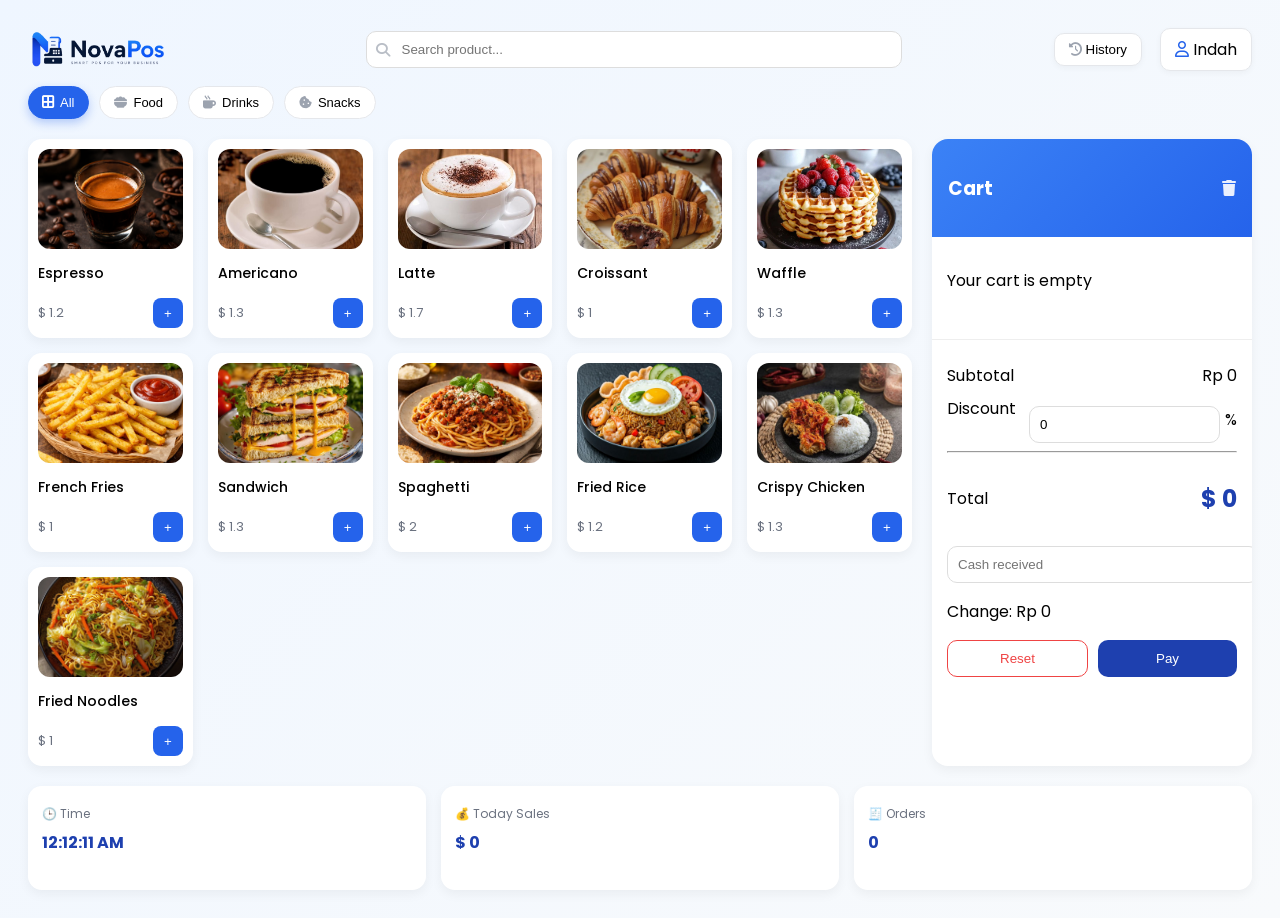
<file: index.html>
<!DOCTYPE html>
<html lang="en">
<head>
  <meta charset="UTF-8">
  <meta name="viewport" content="width=device-width, initial-scale=1.0">
  <link href="https://fonts.googleapis.com/css2?family=Poppins:wght@400;500;600&display=swap" rel="stylesheet">
  <link rel="stylesheet" href="https://cdnjs.cloudflare.com/ajax/libs/font-awesome/6.5.0/css/all.min.css">
  <link rel="stylesheet" href="/css/style.css">
  <title>NovaPos</title>
</head>

<body class="pos-page">

  <div class="pos-wrapper">

    <div class="topbar">
      <div class="logo">
        <img src="assets/logo1.png" alt="NovaPos Logo">
      </div>

      <div class="search-box">
        <i class="fa-solid fa-magnifying-glass"></i>
        <input type="text" placeholder="Search product...">
      </div>

      <div class="top-actions">
        <button class="history-btn">
          <i class="fa-solid fa-clock-rotate-left"></i> History
        </button>

        <div class="user-dropdown">
          <div class="user" onclick="toggleDropdown()">
            <i class="fa-regular fa-user"></i> Indah
          </div>

          <div class="dropdown-menu" id="dropdownMenu">
            <button onclick="logout()">Logout</button>
          </div>
        </div>
      </div>

      <button class="cart-toggle" onclick="toggleCart()">
        <i class="fa-solid fa-cart-shopping"></i>
      </button>
    </div>

    <div class="filter">
      <button class="active" onclick="filterProduct(event,'all')">
        <i class="fa-solid fa-border-all"></i> All
      </button>

      <button onclick="filterProduct(event, 'makanan')">
        <i class="fa-solid fa-bowl-food"></i> Food
      </button>

      <button onclick="filterProduct(event, 'minuman')">
        <i class="fa-solid fa-mug-hot"></i> Drinks
      </button>

      <button onclick="filterProduct(event, 'snack')">
        <i class="fa-solid fa-cookie-bite"></i> Snacks
      </button>
    </div>

    <div class="container">
      <div class="products">
        <div class="product-list" id="productList"></div>
      </div>

      <div class="cart">

        <div class="cart-header">
          <h3>Cart</h3>
          <i class="fa-solid fa-trash"></i>
        </div>

        <div id="cartItems"></div>
        <div class="summary">

          <div class="row">
            <span>Subtotal</span>
            <span id="subtotal">Rp 0</span>
          </div>

          <div class="row">
            <span>Discount</span>
            <div class="diskon-box">
              <input type="number" id="diskon" value="0">
              <span>%</span>
            </div>
          </div>

          <hr>

          <div class="total">
            <span>Total</span>
            <h2 id="total">Rp 0</h2>
          </div>

          <input type="number" id="pay" placeholder="Cash received">

          <p>Change: <span id="change">Rp 0</span></p>

          <div class="actions">
            <button onclick="resetCart()" class="reset">
              Reset
            </button>

            <button onclick="checkout()" class="pay">
              Pay
            </button>
          </div>

        </div>

      </div>

    </div>

    <div class="pos-footer">
      <div class="footer-item">
        <span>🕒 Time</span>
        <h4 id="liveClock">00:00:00</h4>
      </div>

      <div class="footer-item">
        <span>💰 Today Sales</span>
        <h4 id="todaySales">Rp 0</h4>
      </div>

      <div class="footer-item">
        <span>🧾 Orders</span>
        <h4 id="totalOrders">0</h4>
      </div>
    </div>

  </div>
  <script src="/js/script.js"></script>
</body>

<div id="receiptModal" class="pos-page receipt-modal">
  <div class="receipt-box">

    <div class="receipt-header">
      <h2>NovaPos</h2>
      <span id="receiptDate"></span>
      <p id="receiptCashier"></p>
    </div>

    <div class="receipt-items" id="receiptItems"></div>

    <div class="receipt-summary">
      <div>
        <span>Total</span>
        <b id="receiptTotal"></b>
      </div>
      <div>
        <span>Cash</span>
        <b id="receiptPay"></b>
      </div>
      <div>
        <span>Change</span>
        <b id="receiptChange"></b>
      </div>
    </div>

    <div class="receipt-actions">
      <button class="print-btn" onclick="printReceipt()">
        <i class="fa-solid fa-print"></i> Print
      </button>
      <button class="close-btn" onclick="closeReceipt()">
        Close
      </button>
    </div>

  </div>
</div>

</html>
</file>
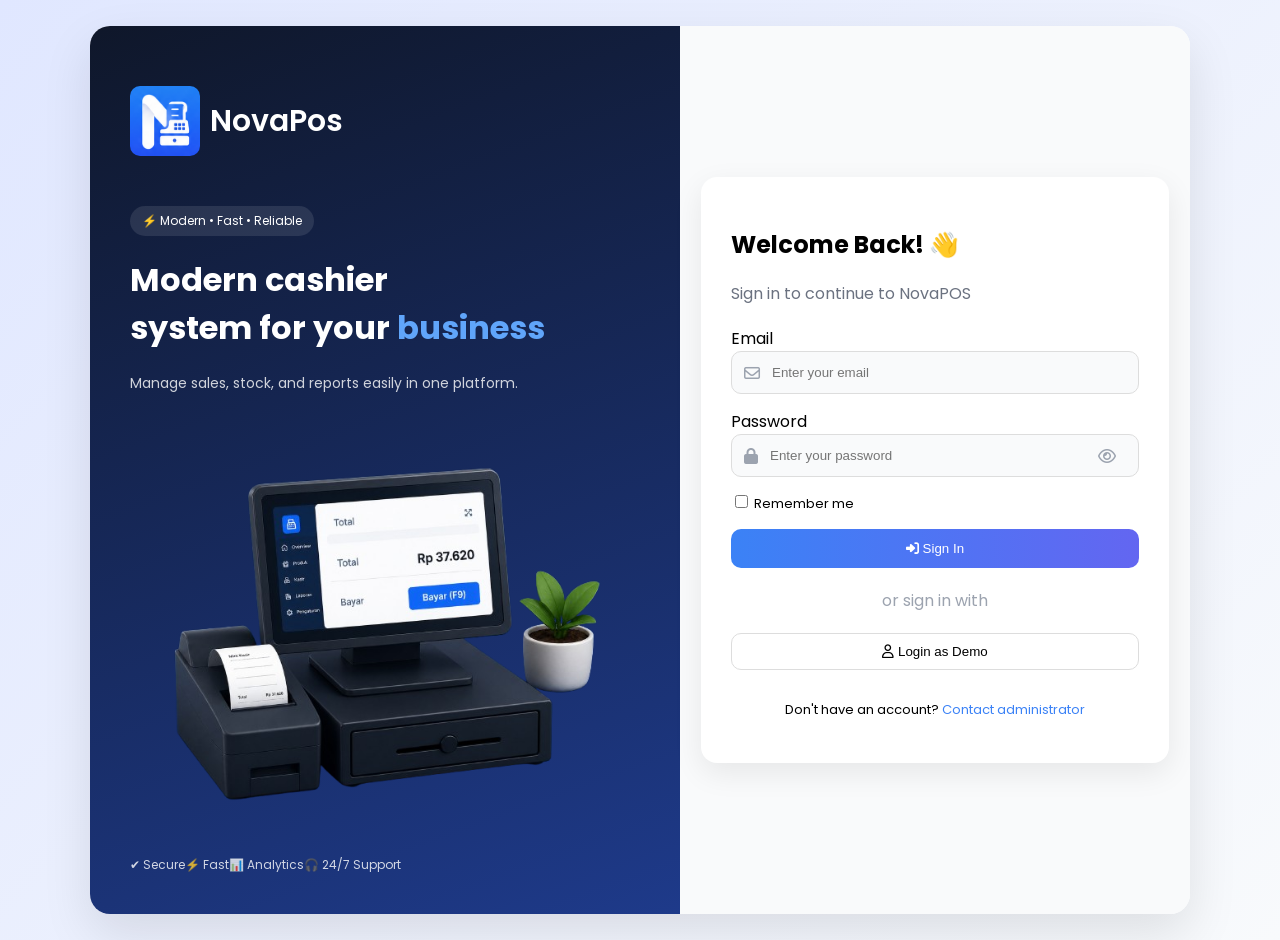
<file: login.html>
<!DOCTYPE html>
<html lang="en">
<head>
  <meta charset="UTF-8">
  <meta name="viewport" content="width=device-width, initial-scale=1.0">

  <!-- FONT -->
  <link href="https://fonts.googleapis.com/css2?family=Poppins:wght@400;500;600&display=swap" rel="stylesheet">

  <!-- ICON -->
  <link rel="stylesheet" href="https://cdnjs.cloudflare.com/ajax/libs/font-awesome/6.5.0/css/all.min.css">

  <link rel="stylesheet" href="/css/style.css">
  <title>Login - NovaPOS</title>
</head>

<body class="login-page">

  <div class="auth-wrapper">

    <div class="auth-container">

      <!-- LEFT -->
      <div class="auth-left">
        <div>
          <div class="brand">
            <img src="/assets/logo_pos.png" alt="Logo NovaPOS" class="logo">
            <h2>NovaPos</h2>
          </div>

          <span class="badge">⚡ Modern • Fast • Reliable</span>

          <h1>
            Modern cashier<br>
            system for your <span>business</span>
          </h1>

          <p class="desc">
            Manage sales, stock, and reports easily in one platform.
          </p>
        </div>

        <img src="/assets/kasir1.png" alt="POS System">

        <div class="features">
          <div>✔ Secure</div>
          <div>⚡ Fast</div>
          <div>📊 Analytics</div>
          <div>🎧 24/7 Support</div>
        </div>
      </div>

      <!-- RIGHT -->
      <div class="auth-right">

        <div class="form-card">

          <h2>Welcome Back! 👋</h2>
          <p class="sub">Sign in to continue to NovaPOS</p>

          <form id="loginForm">

            <label>Email</label>
            <div class="input-group">
              <i class="fa-regular fa-envelope"></i>
              <input type="email" id="email" placeholder="Enter your email" required>
            </div>

            <label>Password</label>
            <div class="input-group">
              <i class="fa-solid fa-lock"></i>
              <input type="password" id="password" placeholder="Enter your password" required>
              <i class="fa-regular fa-eye toggle" onclick="togglePassword()"></i>
            </div>

            <div class="row-between">
              <label><input type="checkbox"> Remember me</label>
            </div>

            <button type="submit" class="btn-primary">
              <i class="fa-solid fa-right-to-bracket"></i> Sign In
            </button>

          </form>

          <div class="divider">or sign in with</div>


          <button class="btn-demo">
            <i class="fa-regular fa-user"></i>
            Login as Demo
          </button>

          <p class="bottom-text">
            Don't have an account? <a href="#">Contact administrator</a>
          </p>

        </div>

      </div>

    </div>

  </div>

  <script src="/js/script.js"></script>
</body>
</html>
</file>
<file: css/style.css>
/* Login Page */
.login-page {
  margin: 0;
  font-family: 'Poppins', sans-serif;
  background: linear-gradient(135deg, #e0e7ff, #f8fafc);
}

.login-page .auth-wrapper {
  display: flex;
  justify-content: center;
  align-items: center;
  min-height: 100vh;
  padding: 20px;
}

.login-page .auth-container {
  display: flex;
  width: 1100px;
  height: auto;
  min-height: 650px;
  background: white;
  border-radius: 20px;
  overflow: hidden;
  box-shadow: 0 20px 50px rgba(0,0,0,0.1);
  animation: fadeSlide 0.6s ease;
}

.login-page .auth-left {
  width: 50%;
  background: linear-gradient(160deg, #0f172a, #1e3a8a);
  color: white;
  padding: 40px;
  display: flex;
  flex-direction: column;
  animation: slideLeft 0.8s ease;
  gap: 20px;
  text-align: left;
}

.login-page .auth-left > div {
  align-self: flex-start;
}

.login-page .brand {
  display: flex;
  align-items: center;
  gap: 10px;
  margin-bottom: 10px;
  width: fit-content;
}

.login-page .brand h2 {
  margin: 0;
  line-height: 1;
  font-size: 30px;
  font-weight: 600;
}

.login-page .logo {
  width: 70px;
  height: 70px;
  object-fit: contain;
  border-radius: 10px;
}

.login-page .badge {
  display: inline-block;
  margin-top: 20px;
  margin-bottom: 10px;
  font-size: 12px;
  background: rgba(255,255,255,0.1);
  padding: 6px 12px;
  border-radius: 20px;
}

.login-page .auth-left h1 {
  margin-top: 10px;
  font-size: 32px;
}

.login-page .auth-left h1 span {
  color: #60a5fa;
}

.login-page .desc {
  font-size: 14px;
  margin-top: 10px;
  opacity: 0.8;
}

.login-page .auth-left img {
  width: 90%;
  margin: 20px auto;
}

.login-page .features {
  display: flex;
  justify-content: space-between;
  font-size: 12px;
  opacity: 0.8;
}

.login-page .auth-right {
  width: 50%;
  background: #f9fafb;
  display: flex;
  justify-content: center;
  align-items: center;
}

.login-page .form-card {
  width: 80%;
  max-width: 420px;
  background: white;
  padding: 30px;
  border-radius: 16px;
  box-shadow: 0 10px 30px rgba(0,0,0,0.08);
  animation: slideUp 0.8s ease;
  transition: 0.3s;
}

.login-page .form-card:hover {
  transform: translateY(-3px);
}

.login-page .sub {
  color: #6b7280;
  margin-bottom: 20px;
}

.login-page .input-group {
  display: flex;
  align-items: center;
  background: #f9fafb;
  border: 1px solid #ddd;
  padding: 12px;
  border-radius: 10px;
  margin-bottom: 15px;
}

.login-page .input-group i {
  margin-right: 10px;
  color: #9ca3af;
}

.login-page .input-group input {
  border: none;
  outline: none;
  flex: 1;
  background: transparent;
}

.login-page .row-between {
  display: flex;
  justify-content: space-between;
  font-size: 13px;
  margin-bottom: 15px;
}

.login-page .btn-primary {
  width: 100%;
  padding: 12px;
  border: none;
  background: linear-gradient(to right, #3b82f6, #6366f1);
  color: white;
  border-radius: 10px;
  cursor: pointer;
  font-weight: 500;
}

.login-page .divider {
  text-align: center;
  margin: 20px 0;
  color: #9ca3af;
}

.login-page .btn-google,
.login-page .btn-demo {
  width: 100%;
  padding: 10px;
  border: 1px solid #ddd;
  border-radius: 10px;
  background: white;
  margin-bottom: 10px;
  cursor: pointer;
}

.login-page .bottom-text {
  text-align: center;
  font-size: 13px;
  margin-top: 20px;
}

.login-page .bottom-text a {
  color: #3b82f6;
  text-decoration: none;
}

@media (max-width: 1024px) {
  .login-page .auth-container {
    width: 95%;
  }

  .login-page .auth-left h1 {
    font-size: 24px;
  }
}

@media (max-width: 768px) {
  .login-page .auth-container {
    flex-direction: column;
    height: auto;
  }

  .login-page .auth-left {
    display: none;
  }

  .login-page .auth-right {
    width: 100%;
    padding: 20px;
  }

  .login-page .form-card {
    width: 100%;
    max-width: 100%;
    padding: 20px;
    border-radius: 14px;
  }
}

@media (max-width: 480px) {
  .login-page .form-card {
    padding: 15px;
  }

  .login-page .btn-primary {
    padding: 10px;
  }
}


@keyframes fadeSlide {
  from {
    opacity: 0;
    transform: scale(0.95);
  }
  to {
    opacity: 1;
    transform: scale(1);
  }
}

@keyframes slideLeft {
  from {
    opacity: 0;
    transform: translateX(-40px);
  }
  to {
    opacity: 1;
    transform: translateX(0);
  }
}

@keyframes slideUp {
  from {
    opacity: 0;
    transform: translateY(40px);
  }
  to {
    opacity: 1;
    transform: translateY(0);
  }
}


/* POS PAGE */
.pos-page{
  --blue-primary: #2563eb;
  --blue-dark: #1e40af;
  --blue-soft: #eff6ff;
  --blue-hover: #3b82f6;
  font-family: 'Poppins', sans-serif;
  background: linear-gradient(135deg, var(--blue-soft), #f8fafc);
}

.pos-page .pos-wrapper {
  padding: 20px;
  opacity: 0;
  transform: translateY(20px);
  animation: pageFade 0.6s ease forwards;
}

.pos-page .topbar {
  display: flex;
  align-items: center;
  justify-content: space-between;
  margin-bottom: 15px;
  animation-delay: 0.1s;
}

.pos-page .logo img {
  height: 40px;
  width: auto;
  display: block;
}

.pos-page .search-box {
  position: relative;
  width: 40%;
}

.pos-page .search-box i {
  position: absolute;
  left: 10px;
  top: 50%;
  transform: translateY(-50%);
  
  color: #9ca3af;
  font-size: 14px;
  opacity: 0.7;
}

.pos-page .search-box input {
  width: 100%;
  padding: 10px 10px 10px 35px;
  border-radius: 10px;
  border: 1px solid #ddd;
}

.pos-page .search-box input:focus {
  border-color: var(--blue-primary);
  box-shadow: 0 0 0 2px rgba(37,99,235,0.2);
  outline: none;
}

.pos-page .search-box i {
  position: absolute;
  left: 10px;
  top: 50%;
  transform: translateY(-50%);
}

.pos-page .top-actions {
  display: flex;
  gap: 14px;
  align-items: center;
}

.pos-page .top-actions button {
  padding: 8px 12px;
  border-radius: 10px;
  border: none;
  background: white;
  cursor: pointer;
}

.pos-page .history-btn {
  border-right: 1px solid #e5e7eb;
  margin-right: 4px;
  padding-right: 12px;
}

.pos-page .history-btn i {
  color: #9ca3af;
}

.pos-page .user i {
  color: #2563eb;
}

.pos-page .user-dropdown {
  position: relative;
}

.pos-page .user {
  padding: 8px 12px;
  background: white;
  border-radius: 10px;
  border: 1px solid #e5e7eb;
  cursor: pointer;
}

.pos-page .top-actions button,
.pos-page .user {
  padding: 8px 14px;
  border-radius: 10px;
  border: 1px solid #e5e7eb;
  background: white;
  cursor: pointer;
  box-shadow: 0 2px 6px rgba(0,0,0,0.04);
}

.pos-page .top-actions button:hover,
.pos-page .user:hover {
  background: #f9fafb;
}

.pos-page .dropdown-menu {
  position: absolute;
  top: 110%;
  right: 0;
  background: white;
  border-radius: 10px;
  box-shadow: 0 8px 20px rgba(0,0,0,0.08);
  padding: 8px;
  display: none;
  min-width: 120px;
}
.pos-page .dropdown-menu button {
  width: 100%;
  padding: 8px;
  border: none;
  background: none;
  text-align: left;
  cursor: pointer;
  border-radius: 6px;
}

.pos-page .dropdown-menu button:hover {
  background: #f3f4f6;
}

.pos-page .dropdown-menu.show {
  display: block;
}

.pos-page .filter {
  display: flex;
  gap: 10px;
  margin-bottom: 20px;
  animation-delay: 0.2s;
}

.pos-page .filter button {
  display: flex;
  align-items: center;
  gap: 6px;
  padding: 8px 14px;
  border-radius: 20px;
  border: 1px solid #e5e7eb;
  background: white;
  cursor: pointer;
  font-size: 13px;
  transition: all 0.2s ease;
}

.pos-page .filter button i {
  font-size: 13px;
  color: #9ca3af;
  transition: 0.2s;
}

.pos-page .filter button:hover {
  background: #f1f5f9;
}

.pos-page .filter button:hover i {
  color: #6b7280;
}

.pos-page .filter button.active {
  background: var(--blue-primary);
  color: white;
  border-color: var(--blue-primary);
  box-shadow: 0 4px 10px rgba(37,99,235,0.3);
}

.pos-page .filter button.active i {
  color: white;
  opacity: 1;
  transform: scale(1.1);
}

.pos-page .container {
  display: flex;
  gap: 20px;
  animation-delay: 0.3s;
}

.pos-page .products {
  flex: 1;
}

.pos-page .product-list {
  display: grid;
  grid-template-columns: repeat(auto-fill, minmax(140px, 1fr));
  gap: 15px;
}

.pos-page .product {
  background: white;
  padding: 10px;
  border-radius: 14px;
  text-align: center;
  box-shadow: 0 4px 12px rgba(0,0,0,0.05);
  transition: 0.2s;
}

.pos-page .product:hover {
  transform: scale(1.03);
  transform: translateY(-3px);
}

.pos-page .product-img {
  width: 100%;
  height: 100px;
  border-radius: 12px;
  overflow: hidden;
  margin-bottom: 8px;
}

.pos-page .product-img img {
  width: 100%;
  height: 100%;
  object-fit: cover;
}

.pos-page .product-info {
  text-align: left;
}

.pos-page .product-name {
  font-size: 14px;
  font-weight: 500;
}

.pos-page .product-bottom {
  display: flex;
  justify-content: space-between;
  align-items: center;
}

.pos-page .product-price {
  font-size: 13px;
  color: #6b7280;
}

.pos-page .add-btn {
  width: 30px;
  height: 30px;
  border-radius: 8px;
  border: none;
  background: var(--blue-primary);
  color: white;
}

.pos-page .add-btn:hover {
  background: var(--blue-hover);
}

.pos-page .cart {
  width: 320px;
  background: white;
  border-radius: 16px;
  overflow: hidden;
  padding: 0;
  box-shadow: 0 4px 12px rgba(0,0,0,0.05);
}

.pos-page .cart-header {
  background: linear-gradient(135deg, #3b82f6, #2563eb);
  color: white;
  padding: 16px;
  display: flex;
  justify-content: space-between;
  align-items: center;
}

.pos-page .cart-header i {
  color: white;
  cursor: pointer;
  opacity: 0.9;
}

.pos-page .cart-item {
  display: flex;
  justify-content: space-between;
  align-items: center;
  margin: 10px 0;
}

.pos-page .cart-item p {
  margin: 0;
}

.pos-page .cart-item small {
  color: #6b7280;
}

.pos-page .cart-item {
  display: grid;
  grid-template-columns: 1fr auto auto;
  align-items: center;
  gap: 10px;
}

.pos-page .cart-item button {
  border: none;
  padding: 4px 8px;
  border-radius: 5px;
  background: #e5e7eb;
  cursor: pointer;
}

.pos-page .qty {
  display: flex;
  align-items: center;
  gap: 6px;
}

.pos-page .qty button {
  width: 28px;
  height: 28px;
  border-radius: 6px;
  border: none;
  background: #e5e7eb;
  cursor: pointer;
  display: flex;
  align-items: center;
  justify-content: center;
}

.pos-page .qty span {
  min-width: 20px;
  text-align: center;
}

.pos-page .delete-btn {
  background: #fee2e2;
  border-radius: 10px;
  padding: 6px;
  border: none;
  cursor: pointer;
  display: flex;
  align-items: center;
  justify-content: center;
}

.pos-page .delete-btn i {
  color: #ef4444;
}

.pos-page .delete-btn:hover {
  background: #fecaca;
}

.pos-page .summary {
  margin-top: 15px;
  border-top: 1px solid #eee;
  padding-top: 10px;
}

.pos-page .summary .row {
  display: flex;
  justify-content: space-between;
  margin: 8px 0;
}

.pos-page #cartItems,
.pos-page .summary {
  padding: 15px;
}

.pos-page .diskon-box {
  display: flex;
  gap: 5px;
  align-items: center;
}

.pos-page .diskon-box input {
  width: 50px;
}

.pos-page .total {
  display: flex;
  justify-content: space-between;
  align-items: center;
}

.pos-page .total h2 {
  color: var(--blue-dark);
}

.pos-page .summary input {
  width: 100%;
  padding: 10px;
  margin-top: 10px;
  border-radius: 10px;
  border: 1px solid #ddd;
}

.pos-page .actions {
  display: flex;
  gap: 10px;
  margin-top: 10px;
}

.pos-page .actions button {
  flex: 1;
  padding: 10px;
  border-radius: 10px;
  border: none;
  cursor: pointer;
}

.pos-page .actions .reset {
  background: white;
  border: 1px solid #ef4444;
  color: #ef4444;
}

.pos-page .actions .pay {
  background: var(--blue-dark);
  color: white;
}

.pos-page .actions .pay:hover {
  background: var(--blue-primary);
}

.pos-page .pos-footer {
  margin-top: 20px;
  display: flex;
  gap: 15px;
}

.pos-page .footer-item {
  flex: 1;
  background: white;
  border-radius: 14px;
  padding: 14px;
  box-shadow: 0 4px 12px rgba(0,0,0,0.05);
}

.pos-page .footer-item span {
  font-size: 12px;
  color: #6b7280;
}

.pos-page .footer-item h4 {
  margin-top: 5px;
  color: var(--blue-dark);
}

.pos-page .receipt-modal {
  position: fixed;
  top: 0;
  left: 0;
  width: 100%;
  height: 100%;
  background: rgba(15,23,42,0.4);
  backdrop-filter: blur(6px);
  display: flex;
  align-items: center;
  justify-content: center;
  opacity: 0;
  pointer-events: none;
  transition: 0.3s;
  z-index: 999;
}

.pos-page .receipt-modal.show {
  opacity: 1;
  pointer-events: all;
}

.pos-page .receipt-box {
  position: relative;
  margin: 0 auto;
  margin-top: 20px;

  width: 320px;
  padding: 20px;

  background: white;
  box-shadow: none !important;
  border-radius: 0;
}

.pos-page .receipt-modal.show .receipt-box {
  transform: translateY(0) scale(1);
}

.pos-page .receipt-header {
  text-align: center;
  margin-bottom: 15px;
}

.pos-page .receipt-header h2 {
  margin: 0;
  color: var(--blue-primary);
}

.pos-page .receipt-header span {
  font-size: 12px;
  color: #6b7280;
}

.pos-page .receipt-items {
  max-height: 200px;
  overflow-y: auto;
  margin-bottom: 10px;
}

.pos-page .receipt-items div {
  display: flex;
  justify-content: space-between;
  font-size: 13px;
  margin: 4px 0;
}

.pos-page .receipt-summary {
  border-top: 1px dashed #e5e7eb;
  margin-top: 10px;
  padding-top: 10px;
}

.pos-page .receipt-summary div {
  display: flex;
  justify-content: space-between;
  margin: 5px 0;
}

.pos-page .receipt-actions {
  display: flex;
  gap: 10px;
  margin-top: 15px;
}

.pos-page .receipt-actions button {
  flex: 1;
  padding: 10px;
  border-radius: 10px;
  border: none;
  cursor: pointer;
  font-weight: 500;
}

.pos-page .print-btn {
  background: var(--blue-primary);
  color: white;
}

.pos-page .print-btn:hover {
  background: var(--blue-hover);
}

.pos-page .close-btn {
  background: #f3f4f6;
}

@keyframes pageFade {
  to {
    opacity: 1;
    transform: translateY(0);
  }
}

@keyframes itemFade {
  to {
    opacity: 1;
    transform: translateY(0);
  }
}

@media (max-width: 1024px) {
  .pos-page .container {
    flex-direction: column;
  }

  .pos-page .cart {
    width: 100%;
  }

  .pos-page .search-box {
    width: 50%;
  }
}

@media (max-width: 768px) {

  .pos-page .topbar {
    flex-direction: column;
    align-items: stretch;
    gap: 10px;
  }

  .pos-page .search-box {
    width: 100%;
  }

  .pos-page .top-actions {
    justify-content: space-between;
  }

  .pos-page .filter {
    overflow-x: auto;
    white-space: nowrap;
  }

  .pos-page .filter button {
    flex-shrink: 0;
  }

  .pos-page .product-list {
    grid-template-columns: repeat(2, 1fr);
  }

  .pos-page .cart {
    position: fixed;
    bottom: 0;
    left: 0;
    width: 100%;
    border-radius: 16px 16px 0 0;
    max-height: 70vh;
    overflow-y: auto;
    z-index: 1000;
  }
}

@media (max-width: 768px) {
  .pos-page .pos-footer {
    flex-direction: column;
  }
}

@media (max-width: 480px) {

  .pos-page .product-list {
    grid-template-columns: repeat(2, 1fr);
    gap: 10px;
  }

  .pos-page .product {
    padding: 8px;
  }

  .pos-page .product-name {
    font-size: 13px;
  }

  .pos-page .product-price {
    font-size: 12px;
  }
}

.cart-toggle {
  display: none;
}

@media (max-width: 768px) {
  .cart-toggle {
    display: block;
    background: var(--blue-primary);
    color: white;
    border: none;
    padding: 8px 12px;
    border-radius: 10px;
  }

  .pos-page .cart {
    transform: translateY(100%);
    transition: 0.3s;
  }

  .pos-page .cart.show {
    transform: translateY(0);
  }
}
</file>
